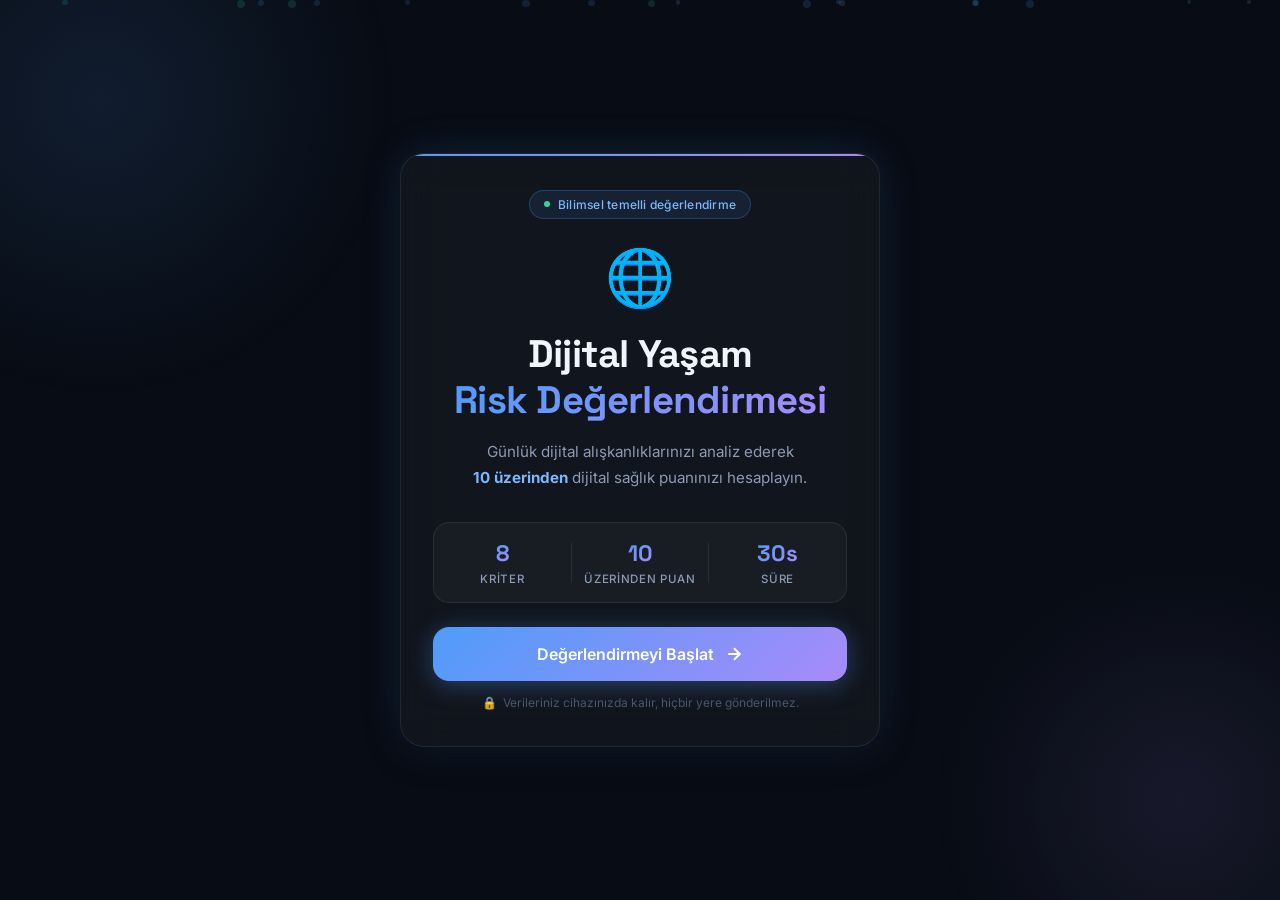
<file: index.html>
<!DOCTYPE html>
<html lang="tr">
<head>
  <meta charset="UTF-8" />
  <meta name="viewport" content="width=device-width, initial-scale=1.0, viewport-fit=cover" />
  <meta name="theme-color" content="#080c14" />
  <meta name="mobile-web-app-capable" content="yes" />
  <meta name="apple-mobile-web-app-capable" content="yes" />
  <meta name="apple-mobile-web-app-status-bar-style" content="black-translucent" />
  <meta name="apple-mobile-web-app-title" content="Dijital Sağlık" />
  <title>Dijital Yaşam Risk Değerlendirmesi | Dijital Sağlık Puanı</title>
  <meta name="description" content="Ekran süresi ve dijital alışkanlıklarınıza göre 10 üzerinden dijital yaşam sağlığınızı ölçün. Ücretsiz, anında sonuç." />
  <link rel="preconnect" href="https://fonts.googleapis.com" />
  <link rel="preconnect" href="https://fonts.gstatic.com" crossorigin />
  <link href="https://fonts.googleapis.com/css2?family=Inter:wght@300;400;500;600;700;800;900&family=Space+Grotesk:wght@400;500;600;700&display=swap" rel="stylesheet" />
  <link rel="stylesheet" href="style.css" />
</head>
<body>

  <!-- Animated background particles -->
  <div class="bg-particles" id="bgParticles"></div>

  <!-- ========== HERO / INTRO SCREEN ========== -->
  <section class="screen active" id="screen-intro">
    <div class="hero-container">
      <div class="hero-badge">
        <span class="badge-dot"></span>
        <span>Bilimsel temelli değerlendirme</span>
      </div>
      <div class="hero-icon">🌐</div>
      <h1>Dijital Yaşam<br /><span class="gradient-text">Risk Değerlendirmesi</span></h1>
      <p class="hero-subtitle">
        Günlük dijital alışkanlıklarınızı analiz ederek<br />
        <strong>10 üzerinden</strong> dijital sağlık puanınızı hesaplayın.
      </p>

      <div class="stats-row">
        <div class="stat-item">
          <span class="stat-number">8</span>
          <span class="stat-label">Kriter</span>
        </div>
        <div class="stat-divider"></div>
        <div class="stat-item">
          <span class="stat-number">10</span>
          <span class="stat-label">Üzerinden Puan</span>
        </div>
        <div class="stat-divider"></div>
        <div class="stat-item">
          <span class="stat-number">30s</span>
          <span class="stat-label">Süre</span>
        </div>
      </div>

      <button class="btn-primary" id="startBtn" onclick="goToStep(1)">
        <span>Değerlendirmeyi Başlat</span>
        <svg width="20" height="20" viewBox="0 0 24 24" fill="none" stroke="currentColor" stroke-width="2.5"><path d="M5 12h14M12 5l7 7-7 7"/></svg>
      </button>
      <p class="hero-note">Verileriniz cihazınızda kalır, hiçbir yere gönderilmez.</p>
    </div>
  </section>

  <!-- ========== QUESTIONS SCREEN ========== -->
  <section class="screen" id="screen-questions">
    <div class="questions-container">

      <!-- Progress bar -->
      <div class="progress-header">
        <button class="back-btn" id="backBtn" onclick="goBack()">
          <svg width="18" height="18" viewBox="0 0 24 24" fill="none" stroke="currentColor" stroke-width="2.5"><path d="M19 12H5M12 19l-7-7 7-7"/></svg>
        </button>
        <div class="progress-bar-wrap">
          <div class="progress-bar-fill" id="progressFill"></div>
        </div>
        <span class="progress-label" id="progressLabel">1/8</span>
      </div>

      <!-- Question cards (one visible at a time) -->
      <div class="question-stage" id="questionStage">

        <!-- Q1 -->
        <div class="q-card" id="q1" data-step="1">
          <div class="q-emoji">📱</div>
          <h2 class="q-title">Günlük <span class="highlight">telefon</span> ekran süreniz nedir?</h2>
          <p class="q-desc">Telefon ayarlarınızdan "Ekran Süresi" bölümünü kontrol edebilirsiniz.</p>
          <div class="input-group">
            <input type="number" id="q1-input" class="q-input" placeholder="Örn: 4.5" min="0" max="24" step="0.5" />
            <span class="input-unit">saat / gün</span>
          </div>
          <div class="q-scale-hint">
            <span class="hint-good">✅ &lt;2 saat ideal</span>
            <span class="hint-bad">⚠️ &gt;6 saat riskli</span>
          </div>
        </div>

        <!-- Q2 -->
        <div class="q-card hidden" id="q2" data-step="2">
          <div class="q-emoji">💻</div>
          <h2 class="q-title">Günlük <span class="highlight">bilgisayar</span> ekran süreniz nedir?</h2>
          <p class="q-desc">İş + kişisel kullanım toplamını girin.</p>
          <div class="input-group">
            <input type="number" id="q2-input" class="q-input" placeholder="Örn: 6" min="0" max="16" step="0.5" />
            <span class="input-unit">saat / gün</span>
          </div>
          <div class="q-scale-hint">
            <span class="hint-good">✅ &lt;4 saat ideal</span>
            <span class="hint-bad">⚠️ &gt;8 saat riskli</span>
          </div>
        </div>

        <!-- Q3 -->
        <div class="q-card hidden" id="q3" data-step="3">
          <div class="q-emoji">🌙</div>
          <h2 class="q-title">Uyku öncesi <span class="highlight">telefonda</span> ne kadar vakit geçirirsiniz?</h2>
          <p class="q-desc">Yatağa girmeden önceki son telefon kullanımı.</p>
          <div class="input-group">
            <input type="number" id="q3-input" class="q-input" placeholder="Örn: 30" min="0" max="240" step="5" />
            <span class="input-unit">dakika</span>
          </div>
          <div class="q-scale-hint">
            <span class="hint-good">✅ &lt;15 dk ideal</span>
            <span class="hint-bad">⚠️ &gt;60 dk riskli</span>
          </div>
        </div>

        <!-- Q4 -->
        <div class="q-card hidden" id="q4" data-step="4">
          <div class="q-emoji">📲</div>
          <h2 class="q-title">Günlük <span class="highlight">sosyal medya</span> kullanımınız?</h2>
          <p class="q-desc">Instagram, TikTok, Twitter, YouTube vb. toplamı.</p>
          <div class="input-group">
            <input type="number" id="q4-input" class="q-input" placeholder="Örn: 2.5" min="0" max="16" step="0.5" />
            <span class="input-unit">saat / gün</span>
          </div>
          <div class="q-scale-hint">
            <span class="hint-good">✅ &lt;1 saat ideal</span>
            <span class="hint-bad">⚠️ &gt;3 saat riskli</span>
          </div>
        </div>

        <!-- Q5 -->
        <div class="q-card hidden" id="q5" data-step="5">
          <div class="q-emoji">🔔</div>
          <h2 class="q-title">Günde kaç bildirim alıyorsunuz?</h2>
          <p class="q-desc">Tahmini bir rakam girebilirsiniz.</p>
          <div class="choice-grid" id="q5-choices">
            <button class="choice-btn" data-value="5" onclick="selectChoice('q5', 5, this)">
              <span class="choice-icon">🔕</span>
              <span>0–20</span>
              <span class="choice-sub">Az bildirim</span>
            </button>
            <button class="choice-btn" data-value="7" onclick="selectChoice('q5', 7, this)">
              <span class="choice-icon">🔔</span>
              <span>20–60</span>
              <span class="choice-sub">Orta</span>
            </button>
            <button class="choice-btn" data-value="4" onclick="selectChoice('q5', 4, this)">
              <span class="choice-icon">📳</span>
              <span>60–150</span>
              <span class="choice-sub">Yüksek</span>
            </button>
            <button class="choice-btn" data-value="1" onclick="selectChoice('q5', 1, this)">
              <span class="choice-icon">🚨</span>
              <span>150+</span>
              <span class="choice-sub">Çok yüksek</span>
            </button>
          </div>
          <input type="hidden" id="q5-input" />
        </div>

        <!-- Q6 -->
        <div class="q-card hidden" id="q6" data-step="6">
          <div class="q-emoji">💤</div>
          <h2 class="q-title">Günde ortalama kaç saat <span class="highlight">uyuyorsunuz</span>?</h2>
          <p class="q-desc">Uyku kalitesi dijital sağlığın temel göstergesidir.</p>
          <div class="input-group">
            <input type="number" id="q6-input" class="q-input" placeholder="Örn: 7" min="2" max="12" step="0.5" />
            <span class="input-unit">saat / gün</span>
          </div>
          <div class="q-scale-hint">
            <span class="hint-good">✅ 7–9 saat ideal</span>
            <span class="hint-bad">⚠️ &lt;6 saat riskli</span>
          </div>
        </div>

        <!-- Q7 -->
        <div class="q-card hidden" id="q7" data-step="7">
          <div class="q-emoji">🚶</div>
          <h2 class="q-title">Telefonsuz <span class="highlight">mola</span> verebiliyor musunuz?</h2>
          <p class="q-desc">Gün içinde telefon kullanmadan geçirdiğiniz en uzun süre.</p>
          <div class="choice-grid" id="q7-choices">
            <button class="choice-btn" data-value="9" onclick="selectChoice('q7', 9, this)">
              <span class="choice-icon">🏆</span>
              <span>4+ saat</span>
              <span class="choice-sub">Çok iyi</span>
            </button>
            <button class="choice-btn" data-value="7" onclick="selectChoice('q7', 7, this)">
              <span class="choice-icon">😊</span>
              <span>2–4 saat</span>
              <span class="choice-sub">İyi</span>
            </button>
            <button class="choice-btn" data-value="4" onclick="selectChoice('q7', 4, this)">
              <span class="choice-icon">😐</span>
              <span>1–2 saat</span>
              <span class="choice-sub">Orta</span>
            </button>
            <button class="choice-btn" data-value="1" onclick="selectChoice('q7', 1, this)">
              <span class="choice-icon">😟</span>
              <span>&lt;1 saat</span>
              <span class="choice-sub">Bağımlılık riski</span>
            </button>
          </div>
          <input type="hidden" id="q7-input" />
        </div>

        <!-- Q8 -->
        <div class="q-card hidden" id="q8" data-step="8">
          <div class="q-emoji">🧘</div>
          <h2 class="q-title">Dijital detoks yapıyor musunuz?</h2>
          <p class="q-desc">Hafta sonu veya belirli saatlerde kasıtlı olarak ekrandan uzaklaşma.</p>
          <div class="choice-grid" id="q8-choices">
            <button class="choice-btn" data-value="10" onclick="selectChoice('q8', 10, this)">
              <span class="choice-icon">🌿</span>
              <span>Her hafta</span>
              <span class="choice-sub">Düzenli detoks</span>
            </button>
            <button class="choice-btn" data-value="7" onclick="selectChoice('q8', 7, this)">
              <span class="choice-icon">🌱</span>
              <span>Bazen</span>
              <span class="choice-sub">Ayda birkaç kez</span>
            </button>
            <button class="choice-btn" data-value="4" onclick="selectChoice('q8', 4, this)">
              <span class="choice-icon">🌾</span>
              <span>Nadiren</span>
              <span class="choice-sub">Çok az</span>
            </button>
            <button class="choice-btn" data-value="1" onclick="selectChoice('q8', 1, this)">
              <span class="choice-icon">🏜️</span>
              <span>Hiç</span>
              <span class="choice-sub">Yapamıyorum</span>
            </button>
          </div>
          <input type="hidden" id="q8-input" />
        </div>

      </div><!-- /question-stage -->

      <div class="q-nav">
        <button class="btn-primary" id="nextBtn" onclick="nextQuestion()">
          <span id="nextBtnText">Devam Et</span>
          <svg width="20" height="20" viewBox="0 0 24 24" fill="none" stroke="currentColor" stroke-width="2.5"><path d="M5 12h14M12 5l7 7-7 7"/></svg>
        </button>
        <p class="q-nav-hint" id="validationMsg"></p>
      </div>

    </div>
  </section>

  <!-- ========== RESULT SCREEN ========== -->
  <section class="screen" id="screen-result">
    <div class="result-container">

      <div class="result-header">
        <p class="result-subtitle">Dijital Sağlık Raporunuz</p>
        <h2 class="result-title">Sonuçlarınız Hazır!</h2>
      </div>

      <!-- Score Ring -->
      <div class="score-ring-wrap">
        <svg class="score-ring" viewBox="0 0 200 200" width="200" height="200">
          <circle class="ring-bg" cx="100" cy="100" r="80" />
          <circle class="ring-fill" id="ringFill" cx="100" cy="100" r="80"
            stroke-dasharray="502.65"
            stroke-dashoffset="502.65"
            transform="rotate(-90 100 100)" />
        </svg>
        <div class="score-center">
          <span class="score-number" id="scoreNumber">0</span>
          <span class="score-denom">/10</span>
          <span class="score-label-text" id="scoreLabelText">Hesaplanıyor…</span>
        </div>
      </div>

      <!-- Risk Badge -->
      <div class="risk-badge" id="riskBadge"></div>

      <!-- Category breakdown -->
      <div class="breakdown-section">
        <h3 class="breakdown-title">Kategori Analizi</h3>
        <div class="breakdown-grid" id="breakdownGrid"></div>
      </div>

      <!-- Personal tips -->
      <div class="tips-section">
        <h3 class="tips-title">💡 Kişisel Öneriler</h3>
        <ul class="tips-list" id="tipsList"></ul>
      </div>

      <!-- Sharing / actions -->
      <div class="result-actions">
        <button class="btn-share" id="shareBtn" onclick="shareResult()">
          <svg width="18" height="18" viewBox="0 0 24 24" fill="none" stroke="currentColor" stroke-width="2"><circle cx="18" cy="5" r="3"/><circle cx="6" cy="12" r="3"/><circle cx="18" cy="19" r="3"/><line x1="8.59" y1="13.51" x2="15.42" y2="17.49"/><line x1="15.41" y1="6.51" x2="8.59" y2="10.49"/></svg>
          Sonucu Paylaş
        </button>
        <button class="btn-restart" onclick="restart()">
          <svg width="18" height="18" viewBox="0 0 24 24" fill="none" stroke="currentColor" stroke-width="2"><path d="M3 12a9 9 0 1 0 9-9 9.75 9.75 0 0 0-6.74 2.74L3 8"/><path d="M3 3v5h5"/></svg>
          Tekrar Dene
        </button>
      </div>

      <p class="result-disclaimer">Bu değerlendirme bilgilendirme amaçlıdır. Tıbbi tanı değildir.</p>
    </div>
  </section>

  <script src="app.js"></script>
</body>
</html>
</file>
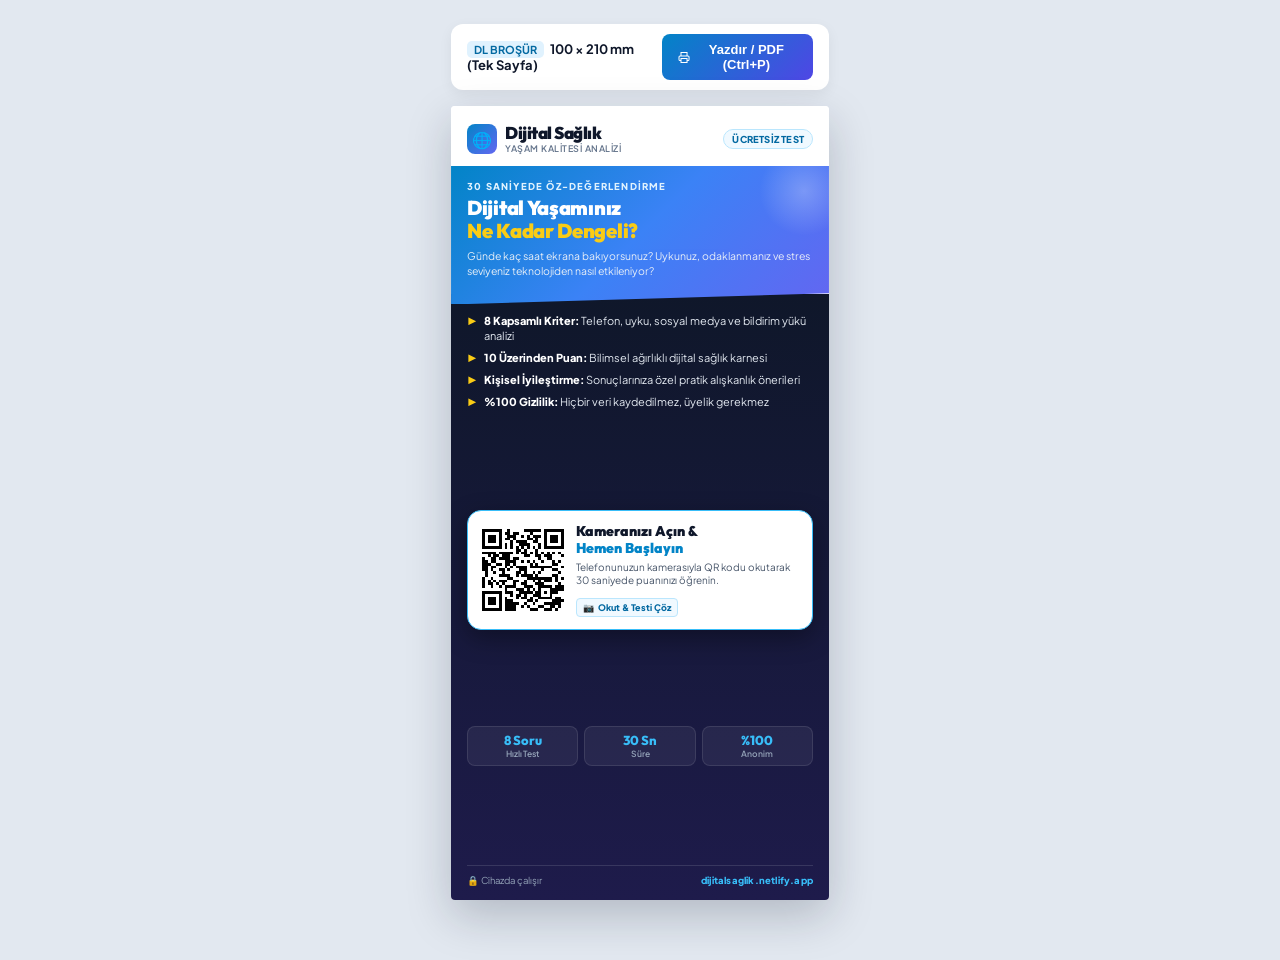
<file: brosur.html>
<!DOCTYPE html>
<html lang="tr">
<head>
  <meta charset="UTF-8">
  <meta name="viewport" content="width=device-width, initial-scale=1.0">
  <title>Dijital Sağlık - Tek Sayfa DL El Broşürü</title>
  <link rel="preconnect" href="https://fonts.googleapis.com">
  <link rel="preconnect" href="https://fonts.gstatic.com" crossorigin>
  <link href="https://fonts.googleapis.com/css2?family=Plus+Jakarta+Sans:wght@500;600;700;800;900&family=Outfit:wght@700;800;900&display=swap" rel="stylesheet">
  <style>
    :root {
      --primary: #0284c7;
      --primary-dark: #0369a1;
      --accent: #6366f1;
      --dark: #090d16;
      --navy: #0f172a;
      --card-bg: #141c2e;
      --highlight: #38bdf8;
      --yellow: #facc15;
      --gray-400: #94a3b8;
      --gray-200: #e2e8f0;
      --white: #ffffff;
    }

    * {
      box-sizing: border-box;
      margin: 0;
      padding: 0;
      -webkit-print-color-adjust: exact;
      print-color-adjust: exact;
    }

    body {
      font-family: 'Plus Jakarta Sans', sans-serif;
      background: #e2e8f0;
      color: #0f172a;
      display: flex;
      flex-direction: column;
      align-items: center;
      padding: 24px 0 60px;
      min-height: 100vh;
    }

    /* Print control toolbar on screen */
    .toolbar {
      width: 100mm;
      max-width: 90vw;
      margin-bottom: 16px;
      display: flex;
      justify-content: space-between;
      align-items: center;
      background: white;
      padding: 10px 16px;
      border-radius: 12px;
      box-shadow: 0 4px 14px rgba(0,0,0,0.06);
    }
    .toolbar-info {
      font-size: 13px;
      font-weight: 700;
      color: var(--navy);
    }
    .toolbar-info span {
      background: #e0f2fe;
      color: #0369a1;
      padding: 2px 7px;
      border-radius: 5px;
      font-size: 11px;
      margin-right: 4px;
    }
    .print-btn {
      background: linear-gradient(135deg, #0284c7, #4f46e5);
      color: white;
      border: none;
      padding: 8px 16px;
      border-radius: 8px;
      font-weight: 700;
      font-size: 13px;
      cursor: pointer;
      display: flex;
      align-items: center;
      gap: 6px;
      transition: transform 0.15s, box-shadow 0.15s;
    }
    .print-btn:hover {
      transform: translateY(-1px);
      box-shadow: 0 4px 12px rgba(2, 132, 199, 0.35);
    }

    /* =======================================================
       DL FLYER CONTAINER (Exact Matbaa Boyutu: 100mm x 210mm)
       ======================================================= */
    .dl-card {
      width: 100mm;
      height: 210mm;
      background: #ffffff;
      position: relative;
      overflow: hidden;
      display: flex;
      flex-direction: column;
      box-shadow: 0 16px 45px rgba(15, 23, 42, 0.22);
      border-radius: 4px;
    }

    /* Geometric angled colored header (İnce uzun broşür tarzı) */
    .dl-header {
      background: #ffffff;
      padding: 18px 16px 12px;
      display: flex;
      justify-content: space-between;
      align-items: center;
      position: relative;
      z-index: 2;
    }
    .brand-group {
      display: flex;
      align-items: center;
      gap: 8px;
    }
    .brand-icon {
      width: 30px;
      height: 30px;
      border-radius: 8px;
      background: linear-gradient(135deg, #0284c7, #6366f1);
      display: flex;
      align-items: center;
      justify-content: center;
      color: white;
      font-size: 16px;
    }
    .brand-text {
      font-family: 'Outfit', sans-serif;
      font-size: 17px;
      font-weight: 900;
      color: var(--navy);
      letter-spacing: -0.5px;
      line-height: 1.1;
    }
    .brand-sub {
      font-size: 9px;
      color: #64748b;
      font-weight: 600;
      letter-spacing: 0.5px;
      text-transform: uppercase;
    }
    .top-badge {
      font-size: 9.5px;
      font-weight: 800;
      color: #0369a1;
      background: #f0f9ff;
      border: 1px solid #bae6fd;
      padding: 3px 8px;
      border-radius: 20px;
      letter-spacing: 0.2px;
    }

    /* Center Graphic / Angled Visual Section */
    .visual-strip {
      position: relative;
      background: linear-gradient(135deg, #0284c7 0%, #3b82f6 50%, #6366f1 100%);
      padding: 14px 16px;
      color: white;
      overflow: hidden;
      clip-path: polygon(0 0, 100% 0, 100% 92%, 0 100%);
      margin-bottom: -10px;
      z-index: 1;
    }
    .visual-strip::before {
      content: '';
      position: absolute;
      top: -20px;
      right: -20px;
      width: 90px;
      height: 90px;
      background: radial-gradient(circle, rgba(255,255,255,0.25) 0%, transparent 70%);
      border-radius: 50%;
    }
    .visual-kicker {
      font-size: 9.5px;
      font-weight: 800;
      letter-spacing: 1.2px;
      text-transform: uppercase;
      color: #e0f2fe;
      margin-bottom: 4px;
    }
    .visual-title {
      font-family: 'Outfit', sans-serif;
      font-size: 20px;
      font-weight: 900;
      line-height: 1.15;
      margin-bottom: 6px;
      letter-spacing: -0.3px;
    }
    .visual-title span {
      color: #facc15;
    }
    .visual-p {
      font-size: 10.5px;
      line-height: 1.45;
      color: #f1f5f9;
      opacity: 0.95;
      padding-bottom: 12px;
    }

    /* Main Body Area: Dark Premium angled card (Referans fotoğraftaki derin renk bloklama) */
    .dl-main-block {
      background: linear-gradient(180deg, #0f172a 0%, #1e1b4b 100%);
      flex: 1;
      padding: 20px 16px 14px;
      display: flex;
      flex-direction: column;
      justify-content: space-between;
      color: white;
      position: relative;
    }

    /* Features List (Fotoğraftaki sarı oklu listeleme stili) */
    .features-list {
      list-style: none;
      display: flex;
      flex-direction: column;
      gap: 7px;
      margin-bottom: 14px;
    }
    .feature-item {
      display: flex;
      align-items: flex-start;
      gap: 7px;
      font-size: 11px;
      line-height: 1.35;
      color: #e2e8f0;
    }
    .feature-arrow {
      color: #facc15;
      font-size: 10px;
      font-weight: 900;
      margin-top: 1px;
      flex-shrink: 0;
    }
    .feature-item strong {
      color: #ffffff;
      font-weight: 800;
    }

    /* Central QR Code Hero Box */
    .qr-hero-card {
      background: #ffffff;
      border-radius: 14px;
      padding: 12px 14px;
      color: #0f172a;
      display: grid;
      grid-template-columns: 82px 1fr;
      gap: 12px;
      align-items: center;
      box-shadow: 0 8px 24px rgba(0,0,0,0.35);
      border: 1.5px solid #38bdf8;
    }
    .qr-img-wrapper {
      width: 82px;
      height: 82px;
      background: white;
      border-radius: 8px;
      display: flex;
      align-items: center;
      justify-content: center;
    }
    .qr-img-wrapper img {
      width: 100%;
      height: 100%;
      object-fit: contain;
      image-rendering: pixelated;
    }
    .qr-content h4 {
      font-family: 'Outfit', sans-serif;
      font-size: 14px;
      font-weight: 900;
      line-height: 1.2;
      color: #0f172a;
      margin-bottom: 4px;
    }
    .qr-content h4 span {
      color: #0284c7;
    }
    .qr-content p {
      font-size: 10px;
      line-height: 1.35;
      color: #475569;
      margin-bottom: 6px;
    }
    .qr-badge-cta {
      display: inline-flex;
      align-items: center;
      gap: 4px;
      background: #f0f9ff;
      border: 1px solid #bae6fd;
      color: #0369a1;
      font-size: 9px;
      font-weight: 800;
      padding: 3px 6px;
      border-radius: 4px;
    }

    /* 3 Mini Stats Grid */
    .mini-stats {
      display: grid;
      grid-template-columns: repeat(3, 1fr);
      gap: 6px;
      margin: 10px 0 12px;
    }
    .mini-stat {
      background: rgba(255, 255, 255, 0.06);
      border: 1px solid rgba(255, 255, 255, 0.1);
      border-radius: 8px;
      padding: 6px 4px;
      text-align: center;
    }
    .mini-stat-val {
      font-family: 'Outfit', sans-serif;
      font-size: 13px;
      font-weight: 800;
      color: #38bdf8;
      line-height: 1.1;
      margin-bottom: 1px;
    }
    .mini-stat-lbl {
      font-size: 8.5px;
      color: #94a3b8;
      font-weight: 600;
    }

    /* Footer in DL Card */
    .dl-footer {
      border-top: 1px solid rgba(255, 255, 255, 0.12);
      padding-top: 8px;
      display: flex;
      justify-content: space-between;
      align-items: center;
      font-size: 9.5px;
      color: #94a3b8;
    }
    .dl-footer-url {
      color: #38bdf8;
      font-weight: 800;
      letter-spacing: 0.2px;
    }

    /* =======================================================
       PRINT SETTINGS
       ======================================================= */
    @media print {
      body {
        background: transparent;
        padding: 0;
        display: block;
      }
      .toolbar {
        display: none !important;
      }
      .dl-card {
        box-shadow: none;
        border-radius: 0;
        width: 100mm;
        height: 210mm;
        margin: 0 auto;
        page-break-after: avoid;
        page-break-inside: avoid;
      }
      @page {
        /* Standart DL broşür boyutu (1/3 A4) */
        size: 100mm 210mm portrait;
        margin: 0;
      }
    }
  </style>
</head>
<body>

  <!-- Screen Toolbar -->
  <div class="toolbar">
    <div class="toolbar-info">
      <span>DL BROŞÜR</span> 100 × 210 mm (Tek Sayfa)
    </div>
    <button class="print-btn" onclick="window.print()">
      <svg width="15" height="15" fill="none" stroke="currentColor" stroke-width="2" viewBox="0 0 24 24"><path d="M6 9V2h12v7M6 18H4a2 2 0 01-2-2v-5a2 2 0 012-2h16a2 2 0 012 2v5a2 2 0 01-2 2h-2"/><path d="M6 14h12v8H6z"/></svg>
      Yazdır / PDF (Ctrl+P)
    </button>
  </div>

  <!-- Exact DL Size (100mm x 210mm) Flyer -->
  <div class="dl-card">

    <!-- Top Brand Header -->
    <div class="dl-header">
      <div class="brand-group">
        <div class="brand-icon">🌐</div>
        <div>
          <div class="brand-text">Dijital Sağlık</div>
          <div class="brand-sub">Yaşam Kalitesi Analizi</div>
        </div>
      </div>
      <div class="top-badge">ÜCRETSİZ TEST</div>
    </div>

    <!-- Center Angled Visual Area -->
    <div class="visual-strip">
      <div class="visual-kicker">30 Saniyede Öz-Değerlendirme</div>
      <h2 class="visual-title">
        Dijital Yaşamınız<br>
        <span>Ne Kadar Dengeli?</span>
      </h2>
      <p class="visual-p">
        Günde kaç saat ekrana bakıyorsunuz? Uykunuz, odaklanmanız ve stres seviyeniz teknolojiden nasıl etkileniyor?
      </p>
    </div>

    <!-- Dark Premium Body with Features & QR (Referans görseldeki akordiyon/DL tasarımı) -->
    <div class="dl-main-block">

      <!-- Feature Bullets with Yellow Arrows -->
      <ul class="features-list">
        <li class="feature-item">
          <span class="feature-arrow">▶</span>
          <div><strong>8 Kapsamlı Kriter:</strong> Telefon, uyku, sosyal medya ve bildirim yükü analizi</div>
        </li>
        <li class="feature-item">
          <span class="feature-arrow">▶</span>
          <div><strong>10 Üzerinden Puan:</strong> Bilimsel ağırlıklı dijital sağlık karnesi</div>
        </li>
        <li class="feature-item">
          <span class="feature-arrow">▶</span>
          <div><strong>Kişisel İyileştirme:</strong> Sonuçlarınıza özel pratik alışkanlık önerileri</div>
        </li>
        <li class="feature-item">
          <span class="feature-arrow">▶</span>
          <div><strong>%100 Gizlilik:</strong> Hiçbir veri kaydedilmez, üyelik gerekmez</div>
        </li>
      </ul>

      <!-- QR Code Hero Card -->
      <div class="qr-hero-card">
        <div class="qr-img-wrapper">
          <img src="dijitalsaglik-qr.png" alt="Dijital Sağlık QR Kodu">
        </div>
        <div class="qr-content">
          <h4>Kameranızı Açın &amp;<br><span>Hemen Başlayın</span></h4>
          <p>Telefonunuzun kamerasıyla QR kodu okutarak 30 saniyede puanınızı öğrenin.</p>
          <div class="qr-badge-cta">
            <span>📷</span> Okut &amp; Testi Çöz
          </div>
        </div>
      </div>

      <!-- 3 Mini Stats -->
      <div class="mini-stats">
        <div class="mini-stat">
          <div class="mini-stat-val">8 Soru</div>
          <div class="mini-stat-lbl">Hızlı Test</div>
        </div>
        <div class="mini-stat">
          <div class="mini-stat-val">30 Sn</div>
          <div class="mini-stat-lbl">Süre</div>
        </div>
        <div class="mini-stat">
          <div class="mini-stat-val">%100</div>
          <div class="mini-stat-lbl">Anonim</div>
        </div>
      </div>

      <!-- Bottom Footer -->
      <div class="dl-footer">
        <span>🔒 Cihazda çalışır</span>
        <span class="dl-footer-url">dijitalsaglik.netlify.app</span>
      </div>

    </div>

  </div>

</body>
</html>
</file>
<file: style.css>
/* =============================================
   DIJITAL YASAM RISK DEGERLENDIRMESI
   Design: Dark Premium, Glassmorphism
   ============================================= */

/* --- CSS Variables --- */
:root {
  --bg-primary: #080c14;
  --bg-secondary: #0d1422;
  --bg-card: rgba(255, 255, 255, 0.04);
  --bg-card-hover: rgba(255, 255, 255, 0.07);
  --border: rgba(255, 255, 255, 0.08);
  --border-focus: rgba(99, 179, 237, 0.5);

  --blue: #4f9cf9;
  --blue-light: #7bb8ff;
  --purple: #a78bfa;
  --purple-light: #c4b5fd;
  --cyan: #22d3ee;
  --green: #34d399;
  --amber: #fbbf24;
  --red: #f87171;

  --grad-main: linear-gradient(135deg, #4f9cf9 0%, #a78bfa 100%);
  --grad-card: linear-gradient(135deg, rgba(79,156,249,0.15) 0%, rgba(167,139,250,0.08) 100%);

  --text-primary: #f0f4ff;
  --text-secondary: #8b9ab5;
  --text-muted: #4a5568;

  --radius-sm: 8px;
  --radius-md: 16px;
  --radius-lg: 24px;
  --radius-xl: 32px;

  --shadow-glow: 0 0 40px rgba(79,156,249,0.2);
  --shadow-card: 0 8px 32px rgba(0,0,0,0.4);
  --transition: all 0.35s cubic-bezier(0.4, 0, 0.2, 1);
}

/* --- Reset & Base --- */
*, *::before, *::after { box-sizing: border-box; margin: 0; padding: 0; }

html {
  font-size: 16px;
  scroll-behavior: smooth;
  /* iOS tap highlight */
  -webkit-tap-highlight-color: transparent;
}

/* iOS safe areas */
body {
  padding-top: env(safe-area-inset-top);
  padding-bottom: env(safe-area-inset-bottom);
}

body {
  font-family: 'Inter', -apple-system, sans-serif;
  background: var(--bg-primary);
  color: var(--text-primary);
  min-height: 100vh;
  min-height: 100dvh; /* dynamic viewport for mobile browsers */
  overflow-x: hidden;
  position: relative;
  /* Prevent iOS bounce */
  overscroll-behavior: none;
}

/* --- Animated Background --- */
.bg-particles {
  position: fixed;
  inset: 0;
  z-index: 0;
  pointer-events: none;
  overflow: hidden;
}

.particle {
  position: absolute;
  border-radius: 50%;
  opacity: 0.15;
  animation: floatParticle linear infinite;
}

@keyframes floatParticle {
  0%   { transform: translateY(100vh) rotate(0deg); opacity: 0; }
  10%  { opacity: 0.15; }
  90%  { opacity: 0.15; }
  100% { transform: translateY(-100px) rotate(720deg); opacity: 0; }
}

/* Glowing orbs */
body::before {
  content: '';
  position: fixed;
  width: 600px; height: 600px;
  background: radial-gradient(circle, rgba(79,156,249,0.12) 0%, transparent 70%);
  top: -200px; left: -200px;
  pointer-events: none;
  z-index: 0;
}
body::after {
  content: '';
  position: fixed;
  width: 500px; height: 500px;
  background: radial-gradient(circle, rgba(167,139,250,0.1) 0%, transparent 70%);
  bottom: -150px; right: -150px;
  pointer-events: none;
  z-index: 0;
}

/* --- Screen Transitions --- */
.screen {
  position: fixed;
  inset: 0;
  display: flex;
  align-items: center;
  justify-content: center;
  padding: 24px 16px;
  z-index: 10;
  opacity: 0;
  transform: translateX(40px);
  pointer-events: none;
  transition: var(--transition);
  overflow-y: auto;
}

.screen.active {
  opacity: 1;
  transform: translateX(0);
  pointer-events: all;
}

.screen.exit-left {
  opacity: 0;
  transform: translateX(-40px);
  pointer-events: none;
}

/* =============================================
   INTRO SCREEN
   ============================================= */
.hero-container {
  max-width: 480px;
  width: 100%;
  text-align: center;
  padding: 40px 32px;
  background: var(--bg-card);
  border: 1px solid var(--border);
  border-radius: var(--radius-xl);
  backdrop-filter: blur(20px);
  box-shadow: var(--shadow-card), var(--shadow-glow);
  position: relative;
  overflow: hidden;
}

.hero-container::before {
  content: '';
  position: absolute;
  top: 0; left: 0; right: 0;
  height: 2px;
  background: var(--grad-main);
  border-radius: var(--radius-xl) var(--radius-xl) 0 0;
}

.hero-badge {
  display: inline-flex;
  align-items: center;
  gap: 8px;
  background: rgba(79,156,249,0.1);
  border: 1px solid rgba(79,156,249,0.25);
  border-radius: 100px;
  padding: 6px 14px;
  font-size: 0.75rem;
  color: var(--blue-light);
  margin-bottom: 24px;
  font-weight: 500;
  letter-spacing: 0.02em;
}

.badge-dot {
  width: 6px; height: 6px;
  background: var(--green);
  border-radius: 50%;
  animation: pulse 2s infinite;
}

@keyframes pulse {
  0%, 100% { opacity: 1; transform: scale(1); }
  50% { opacity: 0.5; transform: scale(1.4); }
}

.hero-icon {
  font-size: 3.5rem;
  margin-bottom: 20px;
  display: block;
  animation: floatIcon 3s ease-in-out infinite;
}

@keyframes floatIcon {
  0%, 100% { transform: translateY(0); }
  50% { transform: translateY(-8px); }
}

h1 {
  font-family: 'Space Grotesk', sans-serif;
  font-size: clamp(1.8rem, 5vw, 2.4rem);
  font-weight: 700;
  line-height: 1.2;
  margin-bottom: 16px;
  letter-spacing: -0.02em;
}

.gradient-text {
  background: var(--grad-main);
  -webkit-background-clip: text;
  -webkit-text-fill-color: transparent;
  background-clip: text;
}

.hero-subtitle {
  font-size: 0.95rem;
  color: var(--text-secondary);
  line-height: 1.7;
  margin-bottom: 32px;
}

.hero-subtitle strong { color: var(--blue-light); }

/* Stats row */
.stats-row {
  display: flex;
  align-items: center;
  justify-content: center;
  gap: 0;
  margin-bottom: 32px;
  background: rgba(255,255,255,0.03);
  border: 1px solid var(--border);
  border-radius: var(--radius-md);
  overflow: hidden;
}

.stat-item {
  flex: 1;
  display: flex;
  flex-direction: column;
  align-items: center;
  padding: 16px 12px;
  gap: 4px;
}

.stat-number {
  font-family: 'Space Grotesk', sans-serif;
  font-size: 1.6rem;
  font-weight: 700;
  background: var(--grad-main);
  -webkit-background-clip: text;
  -webkit-text-fill-color: transparent;
  background-clip: text;
}

.stat-label {
  font-size: 0.72rem;
  color: var(--text-secondary);
  font-weight: 500;
  text-transform: uppercase;
  letter-spacing: 0.06em;
}

.stat-divider {
  width: 1px;
  height: 40px;
  background: var(--border);
}

/* Buttons */
.btn-primary {
  width: 100%;
  display: flex;
  align-items: center;
  justify-content: center;
  gap: 10px;
  padding: 16px 32px;
  background: var(--grad-main);
  color: white;
  border: none;
  border-radius: var(--radius-md);
  font-size: 1rem;
  font-weight: 600;
  cursor: pointer;
  transition: var(--transition);
  font-family: 'Inter', sans-serif;
  position: relative;
  overflow: hidden;
  box-shadow: 0 4px 24px rgba(79,156,249,0.35);
}

.btn-primary::before {
  content: '';
  position: absolute;
  inset: 0;
  background: rgba(255,255,255,0);
  transition: var(--transition);
}

.btn-primary:hover::before { background: rgba(255,255,255,0.1); }
.btn-primary:hover { transform: translateY(-2px); box-shadow: 0 8px 32px rgba(79,156,249,0.45); }
.btn-primary:active { transform: translateY(0); }

.hero-note {
  margin-top: 14px;
  font-size: 0.75rem;
  color: var(--text-muted);
  display: flex;
  align-items: center;
  justify-content: center;
  gap: 6px;
}

.hero-note::before { content: '🔒'; }

/* =============================================
   QUESTIONS SCREEN
   ============================================= */
.questions-container {
  max-width: 520px;
  width: 100%;
  display: flex;
  flex-direction: column;
  gap: 0;
  min-height: 100%;
  padding: 8px 0;
}

/* Progress */
.progress-header {
  display: flex;
  align-items: center;
  gap: 12px;
  margin-bottom: 32px;
  position: sticky;
  top: 0;
  z-index: 5;
  background: linear-gradient(to bottom, var(--bg-primary) 80%, transparent);
  padding-bottom: 8px;
}

.back-btn {
  width: 40px; height: 40px;
  border-radius: var(--radius-sm);
  background: var(--bg-card);
  border: 1px solid var(--border);
  color: var(--text-secondary);
  cursor: pointer;
  display: flex;
  align-items: center;
  justify-content: center;
  transition: var(--transition);
  flex-shrink: 0;
}
.back-btn:hover { background: var(--bg-card-hover); color: var(--text-primary); }

.progress-bar-wrap {
  flex: 1;
  height: 6px;
  background: rgba(255,255,255,0.06);
  border-radius: 100px;
  overflow: hidden;
}

.progress-bar-fill {
  height: 100%;
  background: var(--grad-main);
  border-radius: 100px;
  transition: width 0.5s cubic-bezier(0.4, 0, 0.2, 1);
  width: 0%;
  position: relative;
}

.progress-bar-fill::after {
  content: '';
  position: absolute;
  right: 0;
  top: 50%;
  transform: translateY(-50%);
  width: 10px; height: 10px;
  background: white;
  border-radius: 50%;
  box-shadow: 0 0 8px rgba(79,156,249,0.8);
}

.progress-label {
  font-size: 0.8rem;
  font-weight: 600;
  color: var(--text-secondary);
  min-width: 28px;
  text-align: right;
}

/* Question Card */
.question-stage { flex: 1; }

.q-card {
  background: var(--bg-card);
  border: 1px solid var(--border);
  border-radius: var(--radius-xl);
  padding: 36px 28px;
  backdrop-filter: blur(16px);
  box-shadow: var(--shadow-card);
  position: relative;
  overflow: hidden;
  transition: var(--transition);
}

.q-card::before {
  content: '';
  position: absolute;
  top: 0; left: 0; right: 0;
  height: 2px;
  background: var(--grad-main);
  transform: scaleX(0);
  transform-origin: left;
  transition: transform 0.4s ease;
}

.q-card.active-card::before { transform: scaleX(1); }

.hidden { display: none !important; }

.q-emoji {
  font-size: 2.8rem;
  margin-bottom: 20px;
  display: block;
}

.q-title {
  font-family: 'Space Grotesk', sans-serif;
  font-size: clamp(1.2rem, 4vw, 1.5rem);
  font-weight: 700;
  line-height: 1.3;
  margin-bottom: 10px;
  letter-spacing: -0.01em;
}

.highlight { color: var(--blue-light); }

.q-desc {
  font-size: 0.875rem;
  color: var(--text-secondary);
  margin-bottom: 28px;
  line-height: 1.6;
}

/* Number Input */
.input-group {
  position: relative;
  margin-bottom: 20px;
}

.q-input {
  width: 100%;
  padding: 16px 80px 16px 20px;
  background: rgba(255,255,255,0.05);
  border: 1.5px solid var(--border);
  border-radius: var(--radius-md);
  color: var(--text-primary);
  font-size: 1.3rem;
  font-weight: 600;
  font-family: 'Space Grotesk', sans-serif;
  outline: none;
  transition: var(--transition);
  appearance: textfield;
  -moz-appearance: textfield;
}

.q-input::-webkit-inner-spin-button,
.q-input::-webkit-outer-spin-button { -webkit-appearance: none; }

.q-input::placeholder { color: var(--text-muted); font-weight: 400; font-size: 1rem; }

.q-input:focus {
  border-color: var(--blue);
  background: rgba(79,156,249,0.06);
  box-shadow: 0 0 0 3px rgba(79,156,249,0.12);
}

.input-unit {
  position: absolute;
  right: 16px;
  top: 50%;
  transform: translateY(-50%);
  font-size: 0.8rem;
  color: var(--text-muted);
  font-weight: 500;
  pointer-events: none;
  white-space: nowrap;
}

/* Scale hint */
.q-scale-hint {
  display: flex;
  justify-content: space-between;
  gap: 8px;
}

.hint-good, .hint-bad {
  font-size: 0.75rem;
  padding: 6px 10px;
  border-radius: var(--radius-sm);
  font-weight: 500;
}

.hint-good {
  background: rgba(52,211,153,0.1);
  color: var(--green);
  border: 1px solid rgba(52,211,153,0.2);
}

.hint-bad {
  background: rgba(248,113,113,0.1);
  color: var(--red);
  border: 1px solid rgba(248,113,113,0.2);
}

/* Choice Grid */
.choice-grid {
  display: grid;
  grid-template-columns: 1fr 1fr;
  gap: 12px;
  margin-bottom: 8px;
}

.choice-btn {
  display: flex;
  flex-direction: column;
  align-items: center;
  gap: 6px;
  padding: 18px 12px;
  background: rgba(255,255,255,0.04);
  border: 1.5px solid var(--border);
  border-radius: var(--radius-md);
  color: var(--text-primary);
  cursor: pointer;
  transition: var(--transition);
  font-family: 'Inter', sans-serif;
}

.choice-btn:hover {
  background: rgba(79,156,249,0.08);
  border-color: rgba(79,156,249,0.3);
  transform: translateY(-2px);
}

.choice-btn.selected {
  background: rgba(79,156,249,0.15);
  border-color: var(--blue);
  box-shadow: 0 0 16px rgba(79,156,249,0.2);
}

.choice-icon { font-size: 1.6rem; }

.choice-btn span:nth-child(2) {
  font-size: 0.9rem;
  font-weight: 600;
}

.choice-sub {
  font-size: 0.72rem;
  color: var(--text-muted);
}

.choice-btn.selected .choice-sub { color: var(--blue-light); }

/* Nav */
.q-nav {
  margin-top: 24px;
  display: flex;
  flex-direction: column;
  gap: 12px;
}

.q-nav-hint {
  text-align: center;
  font-size: 0.8rem;
  color: var(--red);
  min-height: 20px;
}

/* =============================================
   RESULT SCREEN
   ============================================= */
.result-container {
  max-width: 520px;
  width: 100%;
  display: flex;
  flex-direction: column;
  gap: 24px;
  padding: 8px 0 40px;
}

.result-header {
  text-align: center;
}

.result-subtitle {
  font-size: 0.8rem;
  color: var(--text-muted);
  text-transform: uppercase;
  letter-spacing: 0.1em;
  font-weight: 600;
  margin-bottom: 6px;
}

.result-title {
  font-family: 'Space Grotesk', sans-serif;
  font-size: clamp(1.5rem, 4vw, 2rem);
  font-weight: 700;
  letter-spacing: -0.02em;
}

/* Score Ring */
.score-ring-wrap {
  position: relative;
  display: flex;
  align-items: center;
  justify-content: center;
  margin: 0 auto;
  width: 200px; height: 200px;
}

.score-ring { filter: drop-shadow(0 0 20px rgba(79,156,249,0.3)); }

.ring-bg {
  fill: none;
  stroke: rgba(255,255,255,0.06);
  stroke-width: 14;
}

.ring-fill {
  fill: none;
  stroke: url(#ringGrad);
  stroke-width: 14;
  stroke-linecap: round;
  transition: stroke-dashoffset 1.5s cubic-bezier(0.4, 0, 0.2, 1);
}

.score-center {
  position: absolute;
  display: flex;
  flex-direction: column;
  align-items: center;
  justify-content: center;
  text-align: center;
}

.score-number {
  font-family: 'Space Grotesk', sans-serif;
  font-size: 3rem;
  font-weight: 800;
  background: var(--grad-main);
  -webkit-background-clip: text;
  -webkit-text-fill-color: transparent;
  background-clip: text;
  line-height: 1;
}

.score-denom {
  font-size: 1rem;
  color: var(--text-muted);
  font-weight: 500;
}

.score-label-text {
  font-size: 0.7rem;
  color: var(--text-secondary);
  font-weight: 600;
  text-transform: uppercase;
  letter-spacing: 0.08em;
  margin-top: 4px;
}

/* Risk Badge */
.risk-badge {
  text-align: center;
  padding: 10px 24px;
  border-radius: 100px;
  font-size: 0.9rem;
  font-weight: 600;
  display: inline-flex;
  align-items: center;
  gap: 8px;
  margin: 0 auto;
  width: fit-content;
}

.risk-low    { background: rgba(52,211,153,0.12); color: var(--green);  border: 1px solid rgba(52,211,153,0.3); }
.risk-medium { background: rgba(251,191,36,0.12);  color: var(--amber);  border: 1px solid rgba(251,191,36,0.3); }
.risk-high   { background: rgba(248,113,113,0.12); color: var(--red);   border: 1px solid rgba(248,113,113,0.3); }

/* Breakdown */
.breakdown-section {
  background: var(--bg-card);
  border: 1px solid var(--border);
  border-radius: var(--radius-lg);
  padding: 24px;
  backdrop-filter: blur(12px);
}

.breakdown-title, .tips-title {
  font-family: 'Space Grotesk', sans-serif;
  font-size: 1rem;
  font-weight: 700;
  margin-bottom: 16px;
  color: var(--text-primary);
}

.breakdown-grid {
  display: flex;
  flex-direction: column;
  gap: 12px;
}

.bd-item {
  display: flex;
  align-items: center;
  gap: 12px;
}

.bd-icon { font-size: 1.2rem; width: 28px; text-align: center; flex-shrink: 0; }

.bd-info {
  flex: 1;
  min-width: 0;
}

.bd-label {
  font-size: 0.8rem;
  color: var(--text-secondary);
  margin-bottom: 5px;
  font-weight: 500;
  display: flex;
  justify-content: space-between;
}

.bd-label span:last-child {
  font-weight: 700;
  color: var(--text-primary);
}

.bd-bar-wrap {
  height: 6px;
  background: rgba(255,255,255,0.06);
  border-radius: 100px;
  overflow: hidden;
}

.bd-bar {
  height: 100%;
  border-radius: 100px;
  transition: width 1.2s cubic-bezier(0.4, 0, 0.2, 1);
  width: 0%;
}

/* Tips */
.tips-section {
  background: var(--grad-card);
  border: 1px solid rgba(79,156,249,0.15);
  border-radius: var(--radius-lg);
  padding: 24px;
  backdrop-filter: blur(12px);
}

.tips-list {
  list-style: none;
  display: flex;
  flex-direction: column;
  gap: 12px;
}

.tips-list li {
  display: flex;
  align-items: flex-start;
  gap: 10px;
  font-size: 0.875rem;
  color: var(--text-secondary);
  line-height: 1.5;
}

.tip-icon {
  font-size: 1rem;
  flex-shrink: 0;
  margin-top: 1px;
}

/* Action buttons */
.result-actions {
  display: flex;
  gap: 12px;
}

.btn-share, .btn-restart {
  flex: 1;
  display: flex;
  align-items: center;
  justify-content: center;
  gap: 8px;
  padding: 14px;
  border-radius: var(--radius-md);
  font-size: 0.9rem;
  font-weight: 600;
  cursor: pointer;
  transition: var(--transition);
  font-family: 'Inter', sans-serif;
}

.btn-share {
  background: var(--grad-main);
  color: white;
  border: none;
  box-shadow: 0 4px 16px rgba(79,156,249,0.3);
}

.btn-share:hover { transform: translateY(-2px); box-shadow: 0 8px 24px rgba(79,156,249,0.4); }

.btn-restart {
  background: transparent;
  color: var(--text-secondary);
  border: 1.5px solid var(--border);
}

.btn-restart:hover { background: var(--bg-card-hover); color: var(--text-primary); border-color: rgba(255,255,255,0.15); }

.result-disclaimer {
  text-align: center;
  font-size: 0.72rem;
  color: var(--text-muted);
  line-height: 1.5;
}

/* SVG gradient def embedded via JS */
.svg-defs { position: absolute; width: 0; height: 0; }

/* =============================================
   RESPONSIVE — MOBILE FIRST
   ============================================= */

/* --- Base mobile layout --- */
.screen {
  padding: 20px 16px;
  padding-bottom: calc(20px + env(safe-area-inset-bottom));
}

/* All screens scroll on mobile */
#screen-intro,
#screen-questions,
#screen-result {
  align-items: flex-start;
  overflow-y: auto;
  -webkit-overflow-scrolling: touch;
}

#screen-intro .hero-container,
#screen-result .result-container {
  margin: auto;
}

/* --- Hero / Intro --- */
.hero-container {
  padding: 28px 20px 32px;
  border-radius: var(--radius-lg);
}

.hero-icon { font-size: 3rem; }

.stats-row {
  margin-bottom: 24px;
}

.stat-number { font-size: 1.4rem; }

/* --- Questions --- */
.questions-container {
  padding: 4px 0;
}

.progress-header {
  padding-top: 4px;
  margin-bottom: 20px;
}

.q-card {
  padding: 28px 20px 24px;
  border-radius: var(--radius-lg);
}

.q-emoji { font-size: 2.4rem; margin-bottom: 16px; }

.q-title { font-size: 1.25rem; margin-bottom: 8px; }

.q-input {
  font-size: 1.15rem;
  padding: 15px 80px 15px 18px;
  /* Larger touch target */
  min-height: 54px;
}

/* Bigger touch targets for choice buttons */
.choice-grid {
  grid-template-columns: 1fr 1fr;
  gap: 10px;
}

.choice-btn {
  padding: 16px 10px;
  min-height: 90px;
  border-radius: var(--radius-md);
  /* Prevent iOS double-tap zoom */
  touch-action: manipulation;
}

.choice-icon { font-size: 1.5rem; }

/* Sticky bottom nav — floats above keyboard */
.q-nav {
  margin-top: 20px;
  position: sticky;
  bottom: 0;
  padding-bottom: calc(12px + env(safe-area-inset-bottom));
  background: linear-gradient(to top, var(--bg-primary) 80%, transparent);
  padding-top: 16px;
  z-index: 10;
}

.btn-primary {
  min-height: 54px;
  border-radius: var(--radius-md);
  font-size: 1rem;
  touch-action: manipulation;
}

/* --- Result --- */
.result-container {
  gap: 20px;
  padding-bottom: calc(40px + env(safe-area-inset-bottom));
}

.score-ring-wrap {
  width: 180px;
  height: 180px;
}

.score-ring { width: 180px; height: 180px; }

.score-number { font-size: 2.6rem; }

.breakdown-section,
.tips-section {
  padding: 20px 18px;
  border-radius: var(--radius-md);
}

.result-actions {
  flex-direction: column;
  gap: 10px;
}

.btn-share, .btn-restart {
  min-height: 52px;
  touch-action: manipulation;
}

/* --- Tablet (480px+) --- */
@media (min-width: 480px) {
  .hero-container { padding: 36px 32px; }
  .hero-icon { font-size: 3.5rem; }
  .q-card { padding: 36px 28px; }
  .q-title { font-size: 1.5rem; }
  .q-emoji { font-size: 2.8rem; }
  .q-input { font-size: 1.3rem; padding: 16px 80px 16px 20px; }
  .choice-btn { min-height: 100px; }
  .result-actions { flex-direction: row; }
  .score-ring-wrap { width: 200px; height: 200px; }
  .score-ring { width: 200px; height: 200px; }
  .score-number { font-size: 3rem; }
  .q-nav { position: static; padding-bottom: 0; background: transparent; padding-top: 0; }
  .screen { padding: 24px 16px; align-items: center; }
}

/* --- Desktop (768px+) --- */
@media (min-width: 768px) {
  .screen { padding: 40px 24px; align-items: center; }
  .btn-primary:hover { transform: translateY(-2px); }
  .btn-share:hover { transform: translateY(-2px); }
}

/* --- Prevent input zoom on iOS (font < 16px triggers zoom) --- */
@media screen and (max-width: 767px) {
  input[type="number"] { font-size: 16px !important; }
}

/* Confetti animation */
@keyframes confettiFall {
  0%   { transform: translateY(-10px) rotate(0deg); opacity: 1; }
  100% { transform: translateY(100vh) rotate(720deg); opacity: 0; }
}

.confetti-piece {
  position: fixed;
  width: 8px; height: 8px;
  border-radius: 2px;
  animation: confettiFall linear forwards;
  pointer-events: none;
  z-index: 999;
}
</file>
